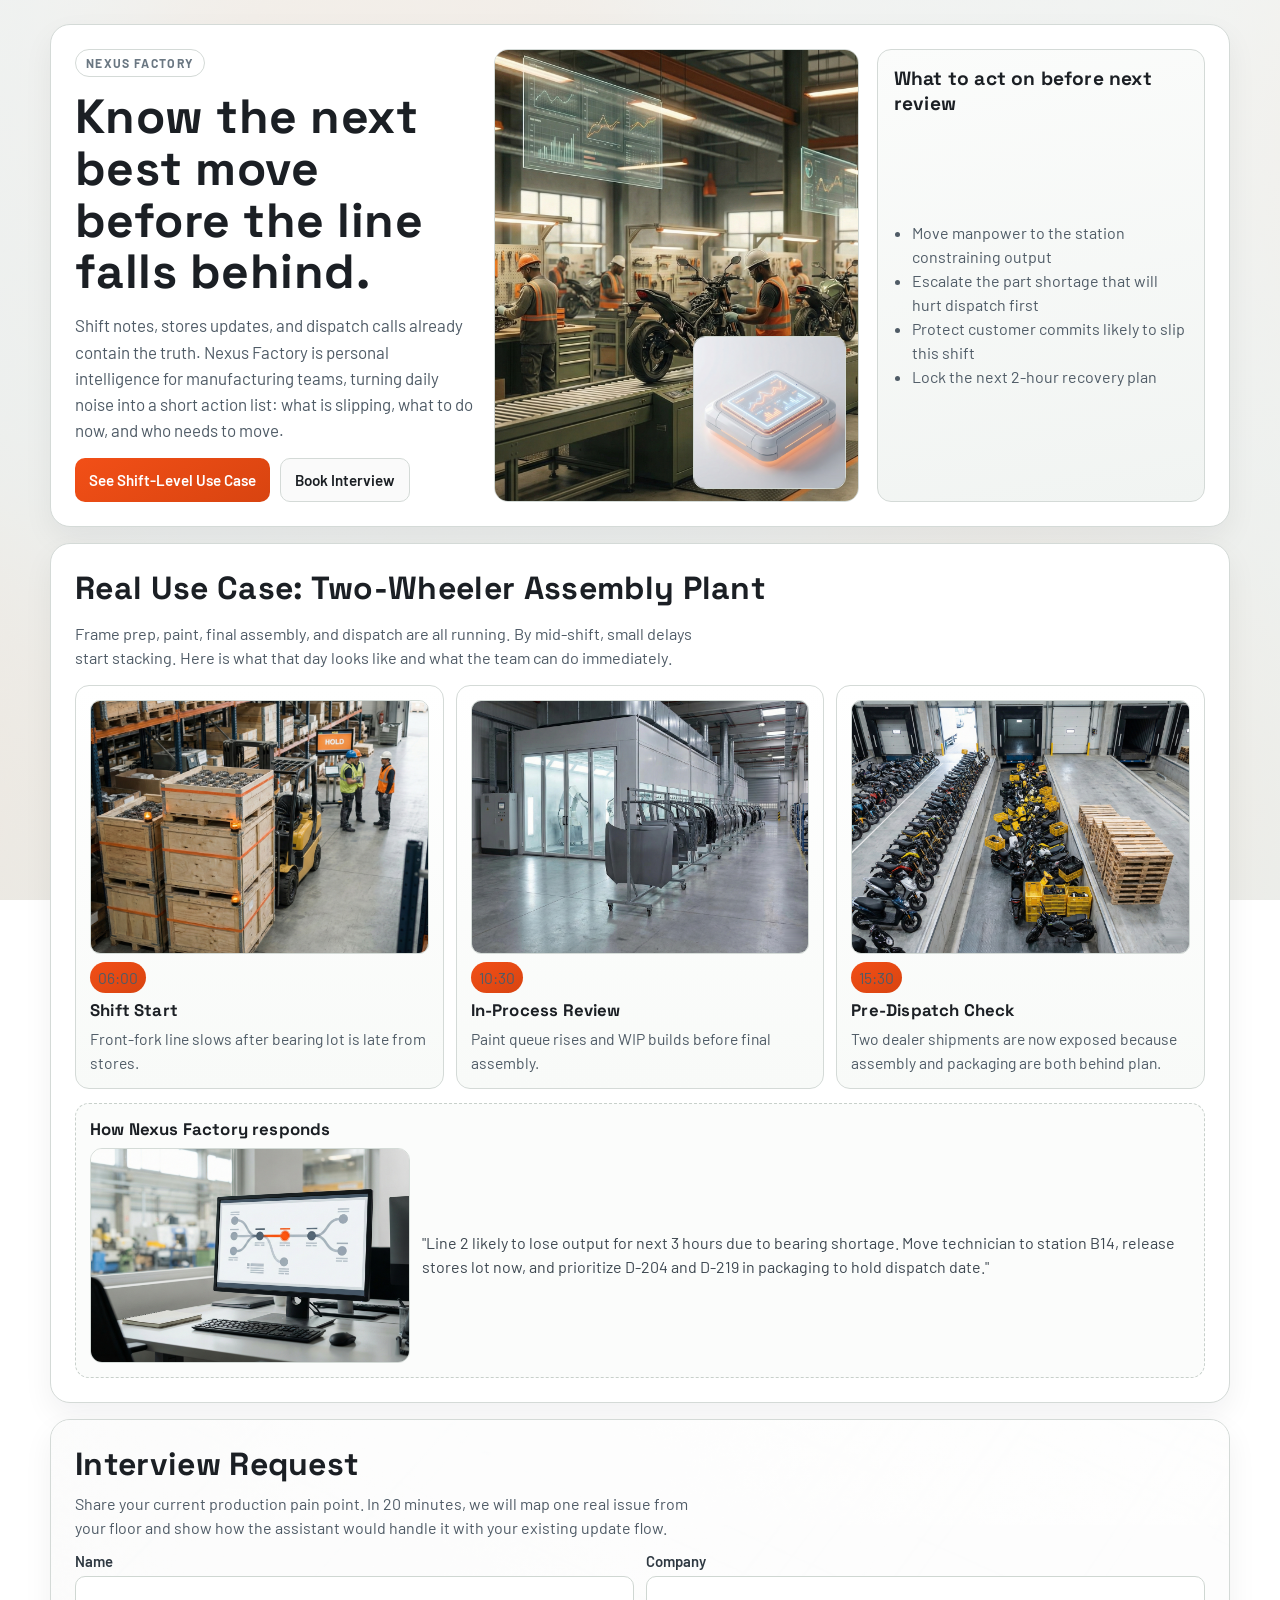
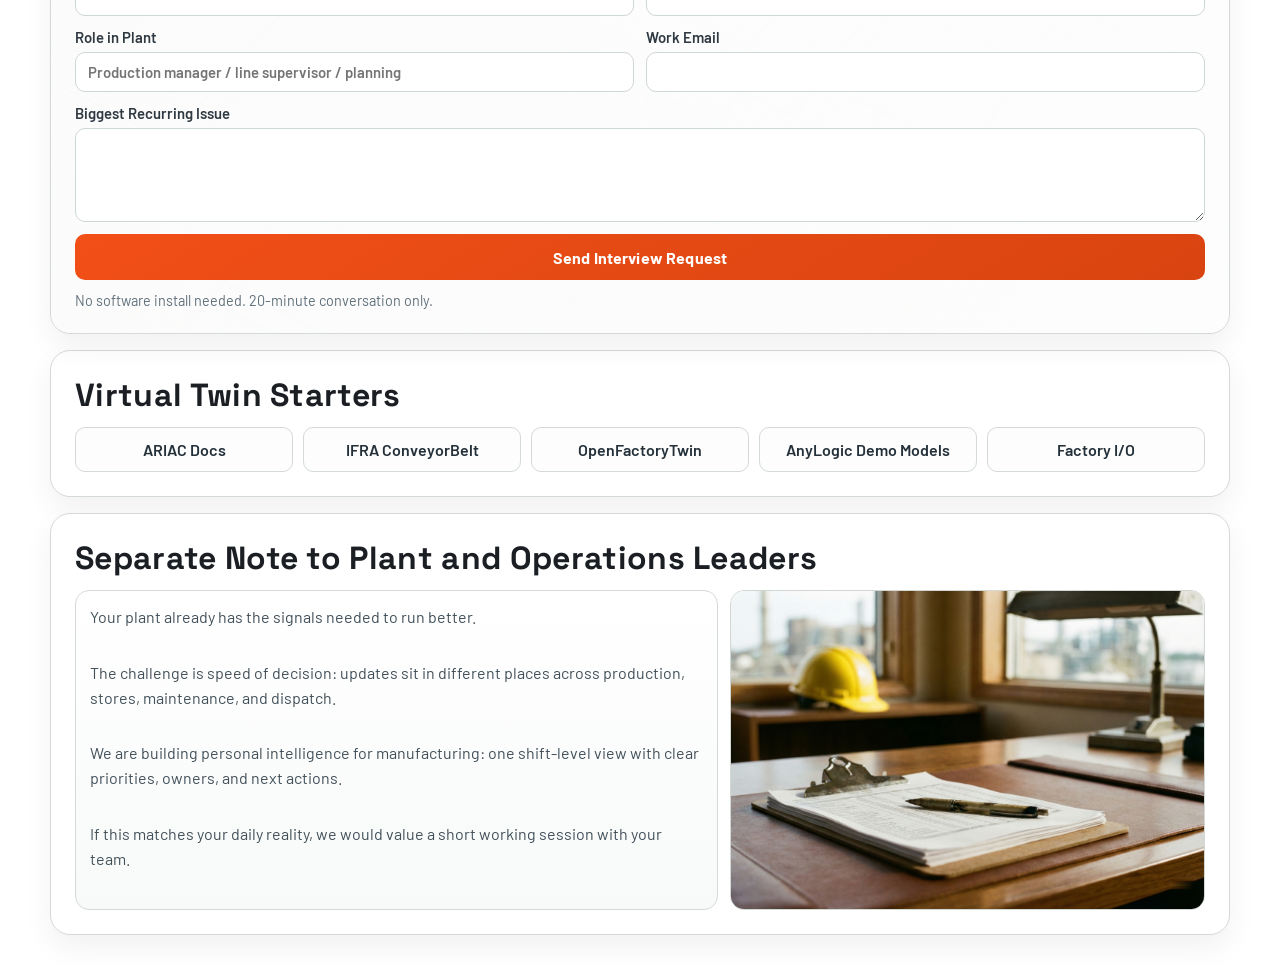
<file: docs/site/index.html>
<!doctype html>
<html lang="en">
<head>
  <meta charset="utf-8" />
  <meta name="viewport" content="width=device-width, initial-scale=1" />
  <title>Nexus Factory</title>
  <meta
    name="description"
    content="Nexus Factory is personal intelligence for manufacturing, helping plant teams decide the next best move each shift."
  />
  <link rel="preconnect" href="https://fonts.googleapis.com" />
  <link rel="preconnect" href="https://fonts.gstatic.com" crossorigin />
  <link
    href="https://fonts.googleapis.com/css2?family=Barlow:wght@400;500;600;700&family=Space+Grotesk:wght@500;600;700&display=swap"
    rel="stylesheet"
  />
  <link rel="stylesheet" href="./styles.css" />
</head>
<body>
  <main class="page">
    <header class="hero card">
      <div class="hero-copy">
        <p class="eyebrow">Nexus Factory</p>
        <h1>Know the next best move before the line falls behind.</h1>
        <p class="lead">
          Shift notes, stores updates, and dispatch calls already contain the
          truth. Nexus Factory is personal intelligence for manufacturing teams,
          turning daily noise into a short action list: what is slipping, what
          to do now, and who needs to move.
        </p>
        <div class="hero-actions">
          <a class="btn btn-primary" href="#use-case">See Shift-Level Use Case</a>
          <a class="btn btn-ghost" href="#interview">Book Interview</a>
        </div>
      </div>
      <div class="hero-media">
        <img
          class="hero-main-image"
          src="./assets/1.png"
          alt="Two-wheeler assembly line with operators and line stations"
        />
        <img
          class="hero-accent-image"
          src="./assets/2.png"
          alt="Tablet-style production dashboard concept"
        />
      </div>
      <aside class="hero-panel">
        <h2>What to act on before next review</h2>
        <ul>
          <li>Move manpower to the station constraining output</li>
          <li>Escalate the part shortage that will hurt dispatch first</li>
          <li>Protect customer commits likely to slip this shift</li>
          <li>Lock the next 2-hour recovery plan</li>
        </ul>
      </aside>
    </header>

    <section id="use-case" class="card use-case">
      <h2>Real Use Case: Two-Wheeler Assembly Plant</h2>
      <p class="section-lead">
        Frame prep, paint, final assembly, and dispatch are all running. By
        mid-shift, small delays start stacking. Here is what that day looks
        like and what the team can do immediately.
      </p>

      <div class="timeline">
        <article class="event">
          <img
            class="event-image"
            src="./assets/3.png"
            alt="Stores area with bearing lots on hold near forklift"
            loading="lazy"
          />
          <p class="time">06:00</p>
          <h3>Shift Start</h3>
          <p>
            Front-fork line slows after bearing lot is late from stores.
          </p>
        </article>
        <article class="event">
          <img
            class="event-image"
            src="./assets/4.png"
            alt="Paint booth with queued body panels"
            loading="lazy"
          />
          <p class="time">10:30</p>
          <h3>In-Process Review</h3>
          <p>
            Paint queue rises and WIP builds before final assembly.
          </p>
        </article>
        <article class="event">
          <img
            class="event-image"
            src="./assets/5.png"
            alt="Dispatch area with built vehicles waiting at loading bays"
            loading="lazy"
          />
          <p class="time">15:30</p>
          <h3>Pre-Dispatch Check</h3>
          <p>
            Two dealer shipments are now exposed because assembly and
            packaging are both behind plan.
          </p>
        </article>
      </div>

      <div class="assistant-output">
        <h3>How Nexus Factory responds</h3>
        <div class="assistant-content">
          <img
            class="assistant-image"
            src="./assets/6.png"
            alt="Operations dashboard screen highlighting process bottleneck"
            loading="lazy"
          />
          <p>
            "Line 2 likely to lose output for next 3 hours due to bearing
            shortage. Move technician to station B14, release stores lot now,
            and prioritize D-204 and D-219 in packaging to hold dispatch date."
          </p>
        </div>
      </div>
    </section>

    <section id="interview" class="card interview">
      <div class="interview-head">
        <h2>Interview Request</h2>
        <p>
          Share your current production pain point. In 20 minutes, we will map
          one real issue from your floor and show how the assistant would handle
          it with your existing update flow.
        </p>
      </div>

      <form id="interviewForm" class="interview-form">
        <label>
          Name
          <input id="name" type="text" required />
        </label>
        <label>
          Company
          <input id="company" type="text" required />
        </label>
        <label>
          Role in Plant
          <input id="role" type="text" placeholder="Production manager / line supervisor / planning" required />
        </label>
        <label>
          Work Email
          <input id="email" type="email" required />
        </label>
        <label class="wide">
          Biggest Recurring Issue
          <textarea id="issue" rows="4" required></textarea>
        </label>
        <button type="submit">Send Interview Request</button>
      </form>
      <p class="note">No software install needed. 20-minute conversation only.</p>
    </section>

    <section class="card resources">
      <h2>Virtual Twin Starters</h2>
      <div class="resource-grid">
        <a href="https://pages.nist.gov/ARIAC_docs/en/2024.1.0/installation.html" target="_blank" rel="noopener noreferrer">ARIAC Docs</a>
        <a href="https://github.com/IFRA-Cranfield/IFRA_ConveyorBelt" target="_blank" rel="noopener noreferrer">IFRA ConveyorBelt</a>
        <a href="https://github.com/OpenFactoryTwin/ofact" target="_blank" rel="noopener noreferrer">OpenFactoryTwin</a>
        <a href="https://anylogic.help/anylogic/introduction/demo-models.html" target="_blank" rel="noopener noreferrer">AnyLogic Demo Models</a>
        <a href="https://factoryio.com/" target="_blank" rel="noopener noreferrer">Factory I/O</a>
      </div>
    </section>

    <section id="letter" class="card letter">
      <h2>Separate Note to Plant and Operations Leaders</h2>
      <div class="letter-layout">
        <div class="letter-body">
          <p>Your plant already has the signals needed to run better.</p>
          <p>
            The challenge is speed of decision: updates sit in different places
            across production, stores, maintenance, and dispatch.
          </p>
          <p>
            We are building personal intelligence for manufacturing: one
            shift-level view with clear priorities, owners, and next actions.
          </p>
          <p>
            If this matches your daily reality, we would value a short working
            session with your team.
          </p>
        </div>
        <img
          class="letter-image"
          src="./assets/8.png"
          alt="Plant desk with shift report paperwork and pen"
          loading="lazy"
        />
      </div>
    </section>
  </main>

  <script>
    const TEAM_CONTACT_EMAIL = "nexusaicoreteam@gmail.com";
    const interviewForm = document.getElementById("interviewForm");

    interviewForm.addEventListener("submit", (event) => {
      event.preventDefault();
      const name = document.getElementById("name").value.trim();
      const company = document.getElementById("company").value.trim();
      const role = document.getElementById("role").value.trim();
      const email = document.getElementById("email").value.trim();
      const issue = document.getElementById("issue").value.trim();

      const subject = encodeURIComponent(`Interview Request | ${company}`);
      const body = encodeURIComponent(
        [
          "Hi team,",
          "",
          "I would like to join a short interview for Nexus Factory.",
          "",
          `Name: ${name}`,
          `Company: ${company}`,
          `Role: ${role}`,
          `Email: ${email}`,
          "",
          "Biggest recurring issue:",
          issue,
          "",
          "Thanks."
        ].join("\n")
      );

      window.location.href = `mailto:${TEAM_CONTACT_EMAIL}?subject=${subject}&body=${body}`;
    });
  </script>
</body>
</html>
</file>
<file: docs/site/styles.css>
:root {
  --bg: #f2f4f3;
  --bg-2: #ebeeec;
  --surface: #ffffff;
  --line: #d4dad7;
  --ink: #1b1f24;
  --muted: #4f5b66;
  --accent: #f24f17;
  --accent-deep: #d84410;
}

* {
  box-sizing: border-box;
}

html,
body {
  margin: 0;
  min-height: 100%;
}

body {
  font-family: "Barlow", "Segoe UI", sans-serif;
  color: var(--ink);
  background:
    linear-gradient(rgba(242, 244, 243, 0.92), rgba(235, 238, 236, 0.92)),
    url("./assets/10.png"),
    radial-gradient(circle at 10% 6%, rgba(255, 255, 255, 0.8), transparent 35%),
    radial-gradient(circle at 88% 92%, rgba(255, 255, 255, 0.65), transparent 33%),
    linear-gradient(145deg, var(--bg), var(--bg-2));
  background-size: cover, cover, auto, auto, auto;
  background-position: center, center, 0 0, 0 0, 0 0;
  background-attachment: fixed, fixed, scroll, scroll, scroll;
}

.page {
  width: min(1180px, calc(100% - 32px));
  margin: 24px auto 40px;
  display: grid;
  gap: 16px;
}

.card {
  border: 1px solid var(--line);
  border-radius: 20px;
  background: var(--surface);
  box-shadow: 0 12px 30px rgba(17, 24, 31, 0.06);
  padding: 24px;
}

h1,
h2,
h3 {
  font-family: "Space Grotesk", "Segoe UI", sans-serif;
  margin: 0;
  letter-spacing: 0.01em;
}

h1 {
  font-size: clamp(2rem, 4vw, 3rem);
  line-height: 1.08;
}

h2 {
  font-size: clamp(1.4rem, 2.5vw, 2rem);
}

h3 {
  font-size: 1.05rem;
}

p {
  margin: 0;
}

.hero {
  display: grid;
  grid-template-columns: 1.1fr 1fr 0.9fr;
  gap: 18px;
  align-items: stretch;
}

.hero-copy {
  display: grid;
  gap: 14px;
}

.eyebrow {
  width: fit-content;
  text-transform: uppercase;
  letter-spacing: 0.11em;
  font-size: 0.76rem;
  font-weight: 700;
  color: #6a7782;
  border: 1px solid var(--line);
  border-radius: 999px;
  padding: 6px 10px;
}

.lead {
  color: var(--muted);
  font-size: 1.06rem;
  line-height: 1.55;
  max-width: 58ch;
}

.hero-actions {
  display: flex;
  flex-wrap: wrap;
  gap: 10px;
}

.hero-media {
  position: relative;
  border: 1px solid var(--line);
  border-radius: 14px;
  overflow: hidden;
  min-height: 320px;
  background: #f6f8f7;
}

.hero-main-image {
  width: 100%;
  height: 100%;
  object-fit: cover;
  display: block;
}

.hero-accent-image {
  position: absolute;
  width: min(42%, 220px);
  right: 12px;
  bottom: 12px;
  border-radius: 12px;
  border: 1px solid #d0d7d3;
  box-shadow: 0 10px 24px rgba(28, 35, 42, 0.22);
  background: #fff;
}

.btn {
  display: inline-flex;
  align-items: center;
  justify-content: center;
  min-height: 44px;
  padding: 10px 14px;
  border-radius: 10px;
  text-decoration: none;
  font-weight: 600;
  font-size: 0.95rem;
}

.btn-primary {
  background: linear-gradient(150deg, var(--accent), var(--accent-deep));
  color: #fff;
}

.btn-primary:hover {
  filter: brightness(1.04);
}

.btn-ghost {
  color: var(--ink);
  border: 1px solid var(--line);
  background: #fafafa;
}

.btn-ghost:hover {
  border-color: #bac3bf;
}

.hero-panel {
  border: 1px solid var(--line);
  border-radius: 14px;
  padding: 16px;
  background: linear-gradient(170deg, #fbfcfb, #f1f4f2);
  display: grid;
  gap: 10px;
}

.hero-panel h2 {
  font-size: 1.2rem;
}

.hero-panel ul {
  margin: 0;
  padding-left: 18px;
  color: var(--muted);
  line-height: 1.5;
  font-size: 1rem;
}

.use-case {
  display: grid;
  gap: 14px;
}

.section-lead {
  color: var(--muted);
  font-size: 1.02rem;
  line-height: 1.52;
  max-width: 72ch;
}

.timeline {
  display: grid;
  grid-template-columns: repeat(3, minmax(0, 1fr));
  gap: 12px;
}

.event {
  border: 1px solid var(--line);
  border-radius: 14px;
  padding: 14px;
  background: linear-gradient(180deg, #ffffff, #f8faf8);
  display: grid;
  gap: 6px;
}

.event-image {
  width: 100%;
  aspect-ratio: 4 / 3;
  object-fit: cover;
  border-radius: 10px;
  border: 1px solid #d4dbd7;
  margin-bottom: 2px;
}

.time {
  width: fit-content;
  padding: 4px 8px;
  border-radius: 999px;
  font-size: 0.82rem;
  color: #fff;
  background: linear-gradient(150deg, var(--accent), var(--accent-deep));
}

.event p {
  color: var(--muted);
  font-size: 0.98rem;
  line-height: 1.48;
}

.assistant-output {
  border: 1px dashed #c8d0cb;
  border-radius: 14px;
  padding: 14px;
  background: #fbfcfb;
  display: grid;
  gap: 8px;
}

.assistant-output p {
  color: #3d4750;
  font-size: 1rem;
  line-height: 1.52;
}

.assistant-content {
  display: grid;
  grid-template-columns: minmax(220px, 320px) 1fr;
  gap: 12px;
  align-items: center;
}

.assistant-image {
  width: 100%;
  border-radius: 12px;
  border: 1px solid #d4dbd7;
  object-fit: cover;
}

.interview {
  position: relative;
  overflow: hidden;
  display: grid;
  gap: 12px;
  isolation: isolate;
}

.interview::before {
  content: "";
  position: absolute;
  inset: 0;
  background:
    linear-gradient(rgba(255, 255, 255, 0.88), rgba(255, 255, 255, 0.9)),
    url("./assets/7.png");
  background-size: cover;
  background-position: center;
  opacity: 0.58;
  z-index: -1;
}

.interview-head p {
  margin-top: 8px;
  color: var(--muted);
  font-size: 1rem;
  line-height: 1.5;
  max-width: 70ch;
}

.interview-form {
  display: grid;
  grid-template-columns: repeat(2, minmax(0, 1fr));
  gap: 12px;
}

.interview-form label {
  display: grid;
  gap: 6px;
  font-size: 0.93rem;
  color: #2f3942;
  font-weight: 600;
}

.interview-form .wide {
  grid-column: span 2;
}

input,
textarea,
button {
  font: inherit;
}

input,
textarea {
  width: 100%;
  border: 1px solid #cfd7d2;
  border-radius: 10px;
  background: #fff;
  padding: 10px 12px;
}

textarea {
  resize: vertical;
}

button {
  grid-column: span 2;
  min-height: 46px;
  border: none;
  border-radius: 10px;
  background: linear-gradient(150deg, var(--accent), var(--accent-deep));
  color: #fff;
  font-weight: 700;
  letter-spacing: 0.01em;
  cursor: pointer;
}

button:hover {
  filter: brightness(1.04);
}

.note {
  color: #60707a;
  font-size: 0.9rem;
}

.resources {
  display: grid;
  gap: 12px;
}

.resource-grid {
  display: grid;
  grid-template-columns: repeat(5, minmax(0, 1fr));
  gap: 10px;
}

.resource-grid a {
  border: 1px solid var(--line);
  border-radius: 10px;
  padding: 12px 10px;
  text-align: center;
  text-decoration: none;
  color: #24303a;
  font-weight: 600;
  background: #fcfdfc;
}

.resource-grid a:hover {
  border-color: #bec8c3;
}

.letter {
  display: grid;
  gap: 12px;
}

.letter-layout {
  display: grid;
  grid-template-columns: 1.15fr 0.85fr;
  gap: 12px;
  align-items: stretch;
}

.letter-body {
  border: 1px solid var(--line);
  border-radius: 14px;
  padding: 14px;
  display: grid;
  gap: 8px;
  max-width: 880px;
  background: linear-gradient(180deg, #ffffff, #f7faf8);
}

.letter-body p {
  color: #42505a;
  font-size: 1rem;
  line-height: 1.55;
}

.letter-image {
  width: 100%;
  height: 100%;
  object-fit: cover;
  border-radius: 14px;
  border: 1px solid #d1d8d4;
}

@media (max-width: 980px) {
  .hero {
    grid-template-columns: 1fr;
  }

  .timeline {
    grid-template-columns: 1fr;
  }

  .assistant-content {
    grid-template-columns: 1fr;
  }

  .letter-layout {
    grid-template-columns: 1fr;
  }

  .resource-grid {
    grid-template-columns: repeat(3, minmax(0, 1fr));
  }
}

@media (max-width: 700px) {
  .page {
    width: calc(100% - 18px);
    margin-top: 10px;
  }

  .card {
    padding: 16px;
    border-radius: 14px;
  }

  .interview-form {
    grid-template-columns: 1fr;
  }

  .interview-form .wide,
  button {
    grid-column: span 1;
  }

  .resource-grid {
    grid-template-columns: 1fr;
  }
}
</file>
